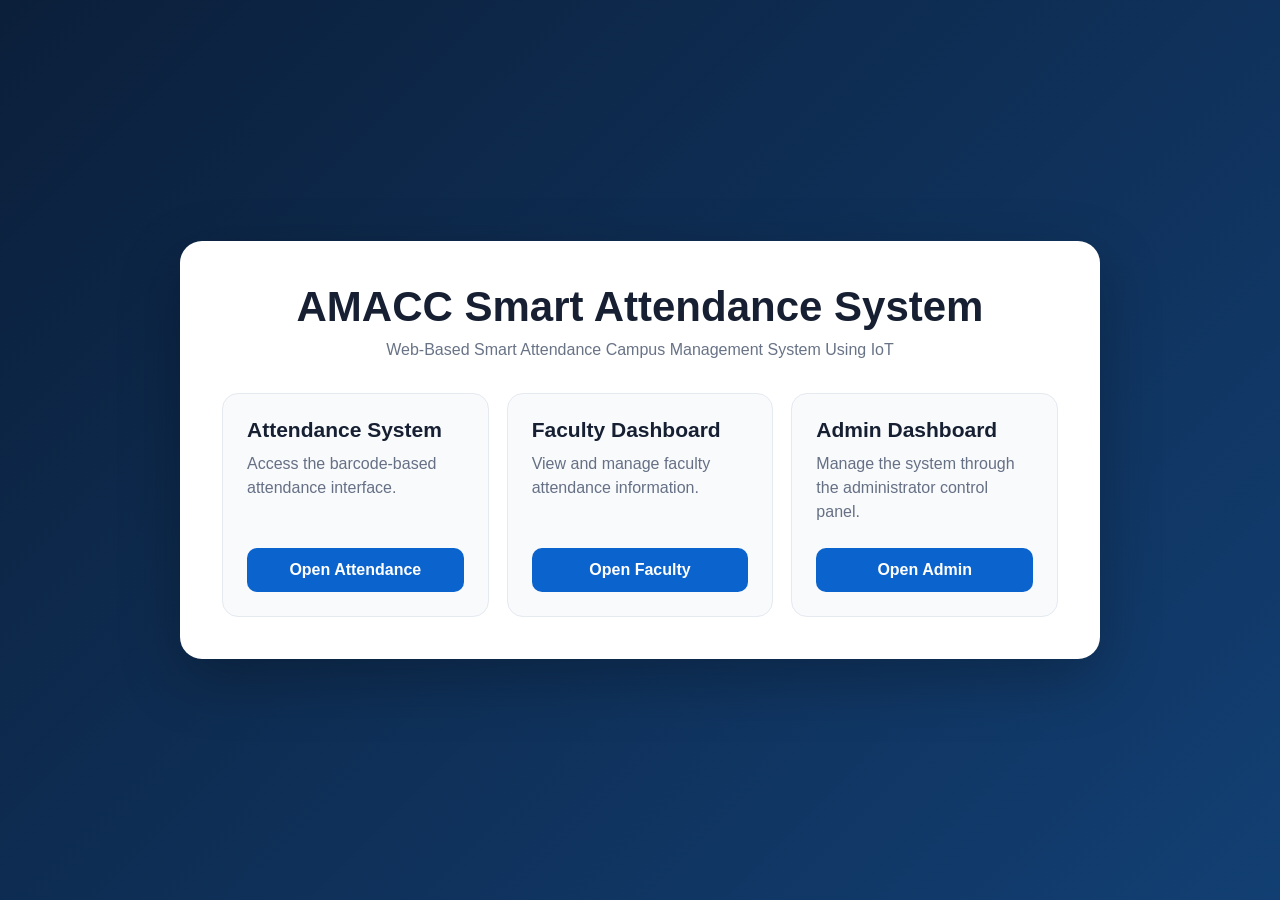
<file: index.html>
<!doctype html>
<html lang="en">
<head>
<meta charset="utf-8">
<meta name="viewport" content="width=device-width,initial-scale=1">
<title>AMACC Smart Attendance System</title>
<style>
*{box-sizing:border-box}body{margin:0;min-height:100vh;font-family:Arial,Helvetica,sans-serif;background:linear-gradient(135deg,#0b1f3a,#123f73);display:flex;align-items:center;justify-content:center;padding:24px;color:#fff}.card{width:min(920px,100%);background:#fff;color:#172033;border-radius:22px;padding:42px;box-shadow:0 20px 60px rgba(0,0,0,.25)}.brand{text-align:center;margin-bottom:34px}.brand h1{margin:0 0 10px;font-size:clamp(28px,4vw,42px)}.brand p{margin:0;color:#687386}.grid{display:grid;grid-template-columns:repeat(3,1fr);gap:18px}.item{display:flex;flex-direction:column;justify-content:space-between;min-height:190px;border:1px solid #e5e9f0;border-radius:16px;padding:24px;background:#f8fafc}.item h2{margin:0 0 10px;font-size:21px}.item p{margin:0;color:#667085;line-height:1.5}.btn{display:block;margin-top:24px;text-align:center;text-decoration:none;background:#0b63ce;color:#fff;padding:13px 16px;border-radius:10px;font-weight:700}.btn:hover{background:#084eaa}@media(max-width:700px){.grid{grid-template-columns:1fr}.card{padding:28px}}
</style>
</head>
<body>
<main class="card">
<section class="brand">
<h1>AMACC Smart Attendance System</h1>
<p>Web-Based Smart Attendance Campus Management System Using IoT</p>
</section>
<section class="grid">
<article class="item"><div><h2>Attendance System</h2><p>Access the barcode-based attendance interface.</p></div><a class="btn" href="/attendance/Login.html">Open Attendance</a></article>
<article class="item"><div><h2>Faculty Dashboard</h2><p>View and manage faculty attendance information.</p></div><a class="btn" href="/faculty/index.html">Open Faculty</a></article>
<article class="item"><div><h2>Admin Dashboard</h2><p>Manage the system through the administrator control panel.</p></div><a class="btn" href="/admin/index.html">Open Admin</a></article>
</section>
</main>
</body>
</html>
</file>
